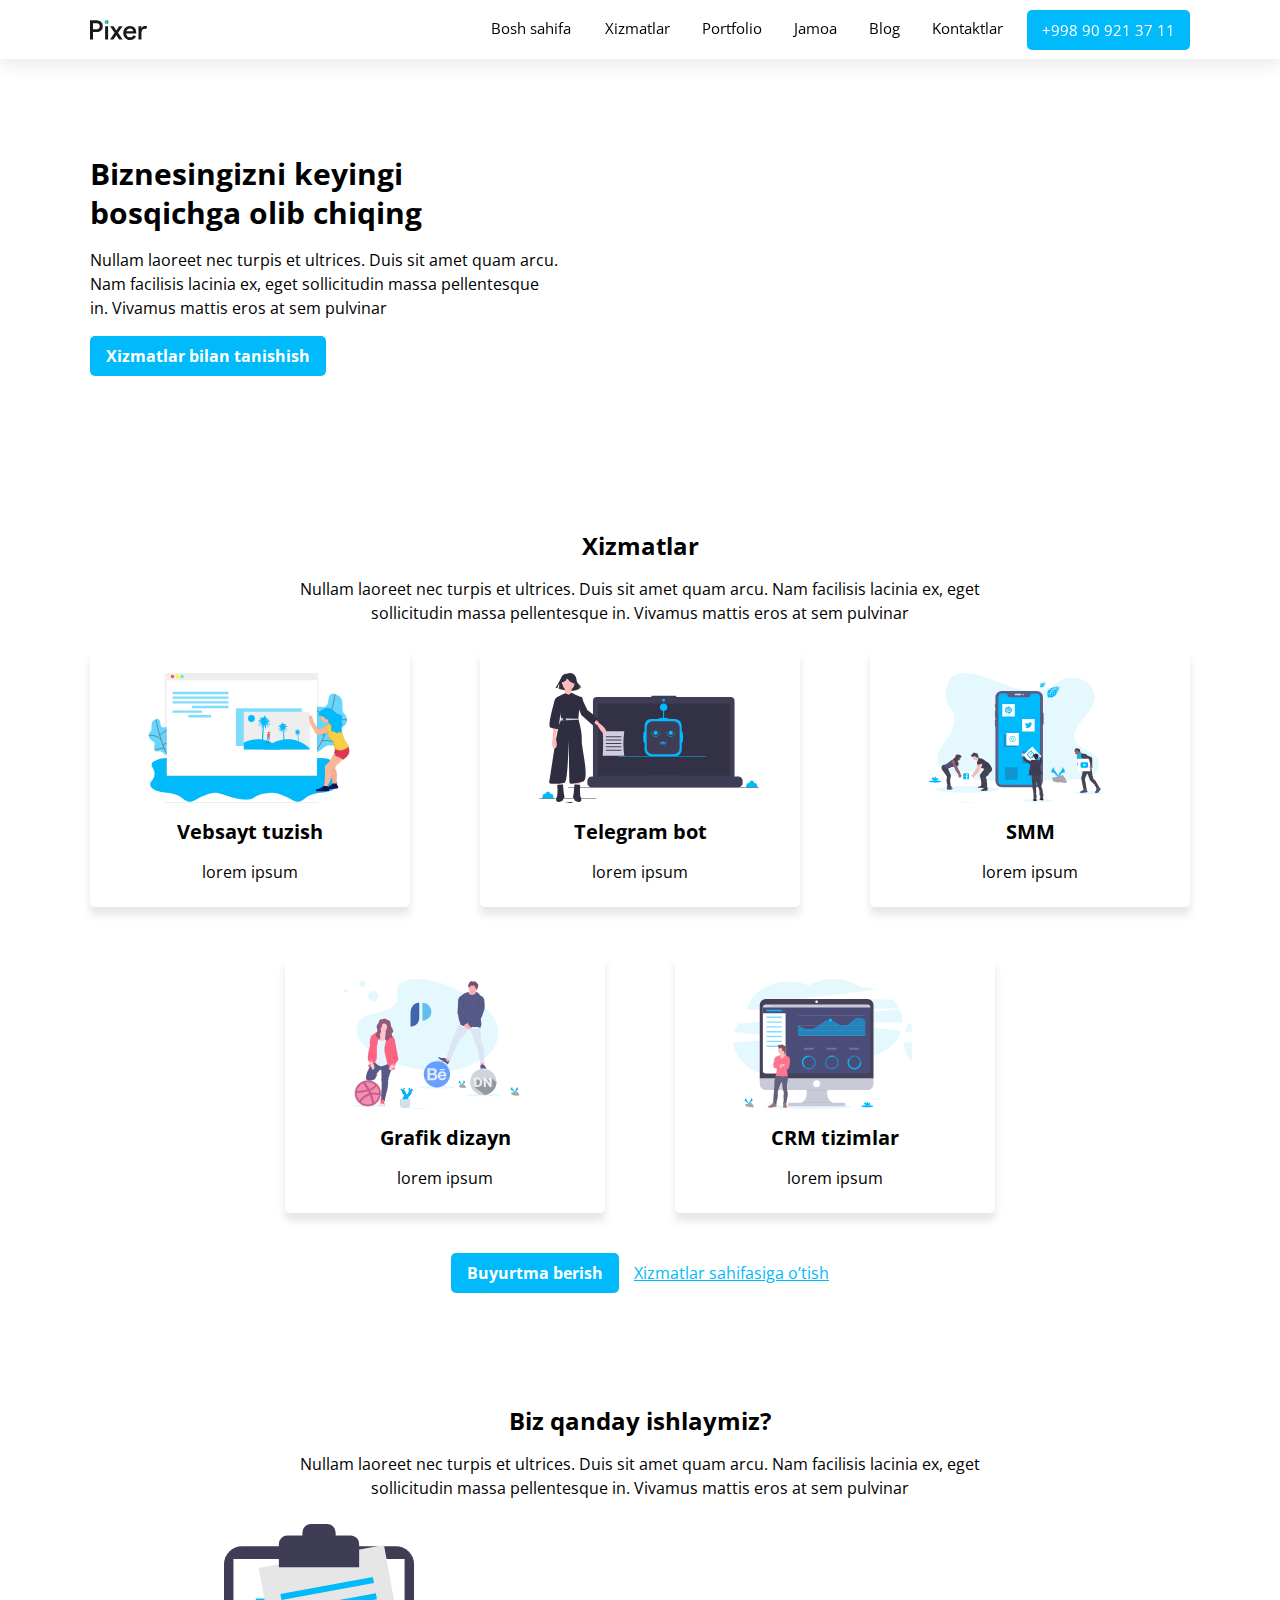
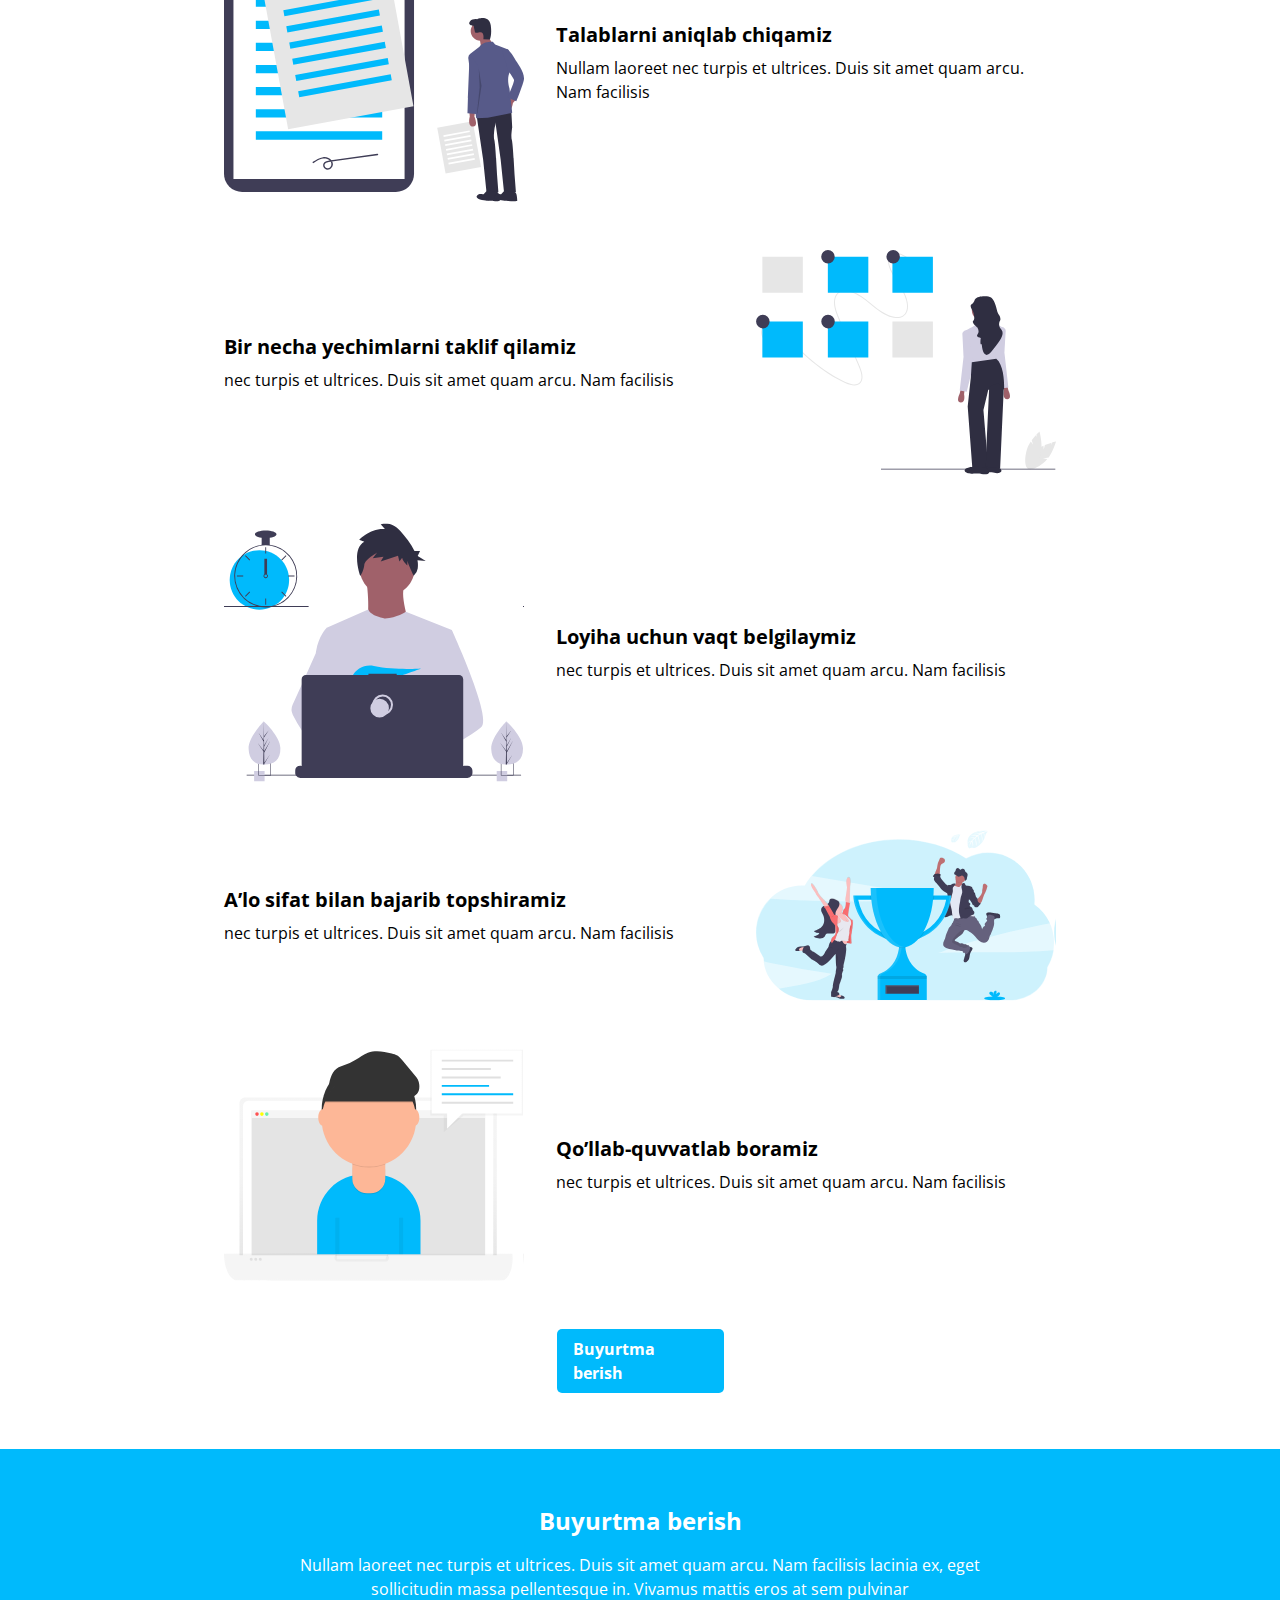
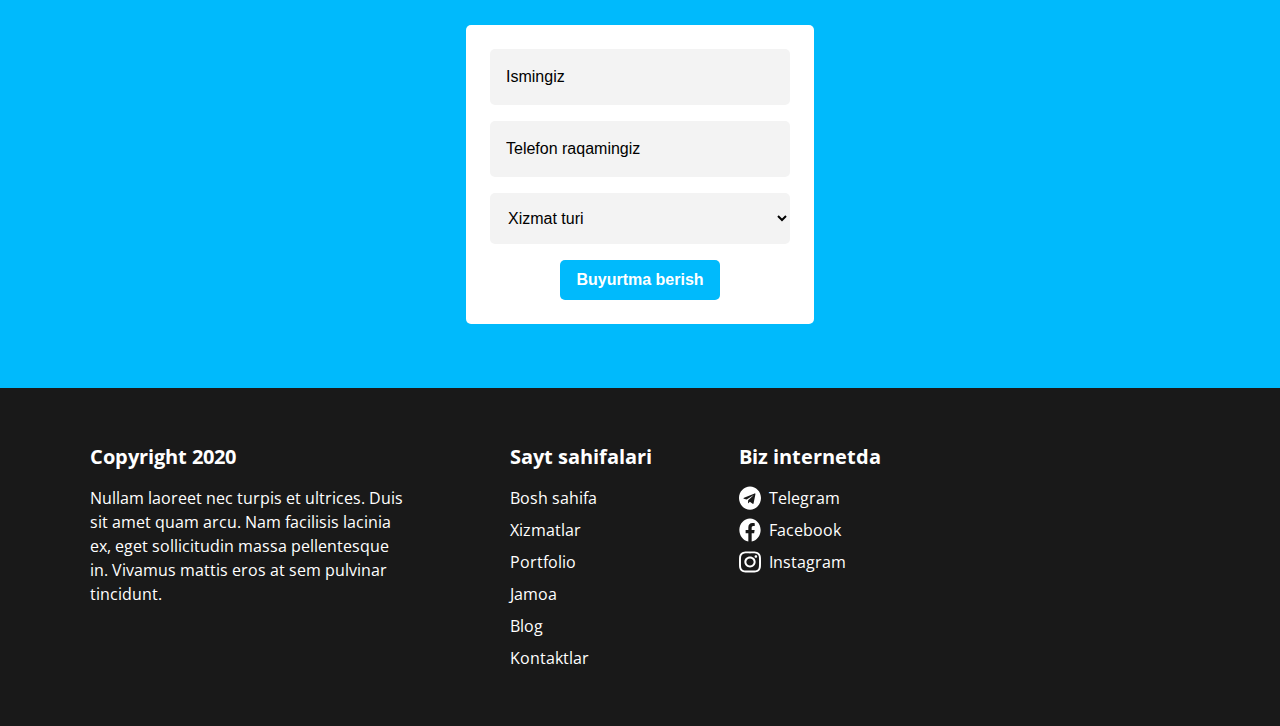
<file: index.html>
<!DOCTYPE html>
<html lang="uz">

<head>
    <meta charset="UTF-8">
    <meta http-equiv="X-UA-Compatible" content="IE=edge">
    <meta name="viewport" content="width=device-width, initial-scale=1.0">
    <title>Pixer</title>

    <!-- <link rel="stylesheet" href="css/main.min.css"> -->
    <link rel="stylesheet" href="css/main.css">
</head>

<body>

    <!-- site header begin -->
    <header class="site-header">
        <div class="container">
            <div class="header-box">
                <a class="site-logo-link" href="./index.html">
                    <img class="site-logo" src="images/pixer-logo.svg" width="58" height="20" alt="pixer site's logo">
                </a>

                <nav class="site-navigation">
                    <ul class="nav-list">
                        <li class="nav-item">
                            <a class="nav-link" href="./index.html">
                                Bosh sahifa
                            </a>
                        </li>

                        <li class="nav-item">
                            <a class="nav-link" href="./services.html">
                                Xizmatlar
                            </a>
                        </li>

                        <li class="nav-item">
                            <a class="nav-link" href="./portfolio.html">
                                Portfolio
                            </a>
                        </li>

                        <li class="nav-item">
                            <a class="nav-link" href="./team.html">
                                Jamoa
                            </a>
                        </li>

                        <li class="nav-item">
                            <a class="nav-link" href="./blog.html">
                                Blog
                            </a>
                        </li>

                        <li class="nav-item">
                            <a class="nav-link" href="./contacts.html">
                                Kontaktlar
                            </a>
                        </li>
                    </ul>
                </nav>

                <div class="nav-tel-link-box">
                    <a class="nav-tel-link" href="tel:+998909213711">
                        +998 90 921 37 11
                    </a>
                </div>
            </div>
        </div>
    </header>
    <!-- site header end -->

    <!-- site main begin -->
    <main>

        <!-- hero section begin -->
        <section class="hero">
            <div class="container">
                <div class="hero-box">
                    <div class="hero-info-box">
                        <h1 class="main-heading hero-title">
                            Biznesingizni keyingi bosqichga olib chiqing
                        </h1>

                        <p class="main-text hero-text">
                            Nullam laoreet nec turpis et ultrices. Duis sit amet quam arcu. Nam facilisis lacinia ex,
                            eget sollicitudin massa pellentesque in. Vivamus mattis eros at sem pulvinar
                        </p>

                        <div class="main-link-box">
                            <a class="main-link hero-link" href="#services">
                                Xizmatlar bilan tanishish
                            </a>
                        </div>
                    </div>

                    <iframe class="hero-iframe" width="458" height="258" src="https://www.youtube.com/embed/6_pru8U2RmM"
                        title="YouTube video player"
                        allow="accelerometer; autoplay; clipboard-write; encrypted-media; gyroscope; picture-in-picture"
                        allowfullscreen></iframe>
                </div>
            </div>
        </section>
        <!-- hero section end -->

        <!-- services section begin -->
        <section class="services" id="services">
            <div class="container">
                <div class="services-box">
                    <div class="services-info-box">
                        <h2 class="main-heading services-title">
                            Xizmatlar
                        </h2>

                        <p class="main-text services-text">
                            Nullam laoreet nec turpis et ultrices. Duis sit amet quam arcu. Nam facilisis lacinia ex,
                            eget sollicitudin massa pellentesque in. Vivamus mattis eros at sem pulvinar
                        </p>
                    </div>

                    <ul class="services-list">
                        <li class="services-item">
                            <a class="services-item-link" href="./website.html">
                                <h3 class="main-heading services-heading">
                                    Vebsayt tuzish
                                </h3>

                                <p class="services-desc">
                                    lorem ipsum
                                </p>
                            </a>
                        </li>

                        <li class="services-item">
                            <a class="services-item-link" href="./bot.html">
                                <h3 class="main-heading services-heading">
                                    Telegram bot
                                </h3>

                                <p class="services-desc">
                                    lorem ipsum
                                </p>
                            </a>
                        </li>

                        <li class="services-item">
                            <a class="services-item-link" href="./smm.html">
                                <h3 class="main-heading services-heading">
                                    SMM
                                </h3>

                                <p class="services-desc">
                                    lorem ipsum
                                </p>
                            </a>
                        </li>

                        <li class="services-item">
                            <a class="services-item-link" href="./design.html">
                                <h3 class="main-heading services-heading">
                                    Grafik dizayn
                                </h3>

                                <p class="services-desc">
                                    lorem ipsum
                                </p>
                            </a>
                        </li>

                        <li class="services-item">
                            <a class="services-item-link" href="./crm.html">
                                <h3 class="main-heading services-heading">
                                    CRM tizimlar
                                </h3>

                                <p class="services-desc">
                                    lorem ipsum
                                </p>
                            </a>
                        </li>
                    </ul>

                    <div class="services-bottom-box">
                        <div class="main-link-box">
                            <a class="main-link hero-link" href="#">
                                Buyurtma berish
                            </a>
                        </div>

                        <a class="services-link" href="#order-section">
                            Xizmatlar sahifasiga o’tish
                        </a>
                    </div>
                </div>
            </div>
        </section>
        <!-- services section end -->

        <!-- work section begin -->
        <section class="work">
            <div class="container">
                <div class="services-info-box">
                    <h2 class="main-heading services-title">
                        Biz qanday ishlaymiz?
                    </h2>

                    <p class="main-text services-text">
                        Nullam laoreet nec turpis et ultrices. Duis sit amet quam arcu. Nam facilisis lacinia ex, eget
                        sollicitudin massa pellentesque in. Vivamus mattis eros at sem pulvinar
                    </p>
                </div>

                <ol class="work-list">
                    <li class="work-item">
                        <div class="work-item-box">
                            <h3 class="main-heading work-item-title">
                                Talablarni aniqlab chiqamiz
                            </h3>

                            <p class="main-text work-item-text">
                                Nullam laoreet nec turpis et ultrices. Duis sit amet quam arcu. Nam facilisis
                            </p>
                        </div>
                    </li>

                    <li class="work-item">
                        <div class="work-item-box">
                            <h3 class="main-heading work-item-title">
                                Bir necha yechimlarni taklif qilamiz
                            </h3>

                            <p class="main-text work-item-text">
                                nec turpis et ultrices. Duis sit amet quam arcu. Nam facilisis
                            </p>
                        </div>
                    </li>

                    <li class="work-item">
                        <div class="work-item-box">
                            <h3 class="main-heading work-item-title">
                                Loyiha uchun vaqt belgilaymiz
                            </h3>

                            <p class="main-text work-item-text">
                                nec turpis et ultrices. Duis sit amet quam arcu. Nam facilisis
                            </p>
                        </div>
                    </li>

                    <li class="work-item">
                        <div class="work-item-box">
                            <h3 class="main-heading work-item-title">
                                A’lo sifat bilan bajarib topshiramiz
                            </h3>

                            <p class="main-text work-item-text">
                                nec turpis et ultrices. Duis sit amet quam arcu. Nam facilisis
                            </p>
                        </div>
                    </li>

                    <li class="work-item">
                        <div class="work-item-box">
                            <h3 class="main-heading work-item-title">
                                Qo’llab-quvvatlab boramiz
                            </h3>

                            <p class="main-text work-item-text">
                                nec turpis et ultrices. Duis sit amet quam arcu. Nam facilisis
                            </p>
                        </div>
                    </li>
                </ol>

                <div class="work-link-box">
                    <a class="main-link hero-link" href="#order-section">
                        Buyurtma berish
                    </a>
                </div>
            </div>
        </section>
        <!-- work section end -->

        <!-- order section begin -->
        <section class="order" id="order-section">
            <div class="container">
                <div class="order-box">
                    <div class="services-info-box">
                        <h2 class="main-heading services-title order-title">
                            Buyurtma berish
                        </h2>

                        <p class="main-text services-text order-text">
                            Nullam laoreet nec turpis et ultrices. Duis sit amet quam arcu. Nam facilisis lacinia ex,
                            eget sollicitudin massa pellentesque in. Vivamus mattis eros at sem pulvinar
                        </p>
                    </div>

                    <form class="order-form" action="https://echo.htmlacademy.ru/courses" method="post"
                        autocomplete="off">
                        <input class="order-input" type="text" name="user_name" aria-label="enter your name"
                            minlength="2" maxlength="100" placeholder="Ismingiz" required>

                        <input class="order-input" type="tel" name="user_phone-number"
                            aria-label="enter your phone number" placeholder="Telefon raqamingiz" required>

                        <select class="order-input order-select" name="service_type">
                            <option selected disabled>Xizmat turi</option>
                            <option value="websitecreation">Vebsayt tuzish</option>
                            <option value="bot">Telegram bot</option>
                            <option value="smm">SMM</option>
                            <option value="design">Grafik dizayn</option>
                            <option value="crm">CRM tizimlar</option>
                        </select>

                        <button class="main-link order-btn" type="submit">
                            Buyurtma berish
                        </button>
                    </form>
                </div>
            </div>
        </section>
        <!-- order section end -->
    </main>
    <!-- site main end -->

    <!-- site footer begin -->
    <footer class="site-footer">
        <div class="container">
            <div class="footer-box">
                <div class="footer-info-box">
                    <strong class="footer-strong">
                        Copyright 2020
                    </strong>

                    <p class="main-text footer-text">
                        Nullam laoreet nec turpis et ultrices. Duis sit amet quam arcu. Nam facilisis lacinia ex, eget
                        sollicitudin massa pellentesque in. Vivamus mattis eros at sem pulvinar tincidunt.
                    </p>
                </div>

                <div class="footer-list-box">
                    <strong class="footer-strong">
                        Sayt sahifalari
                    </strong>

                    <ul class="footer-list">
                        <li class="footer-item">
                            <a class="main-text footer-link" href="./index.html">
                                Bosh sahifa
                            </a>
                        </li>

                        <li class="footer-item">
                            <a class="main-text footer-link" href="./services.html">
                                Xizmatlar
                            </a>
                        </li>

                        <li class="footer-item">
                            <a class="main-text footer-link" href="./portfolio.html">
                                Portfolio
                            </a>
                        </li>

                        <li class="footer-item">
                            <a class="main-text footer-link" href="./team.html">
                                Jamoa
                            </a>
                        </li>

                        <li class="footer-item">
                            <a class="main-text footer-link" href="./blog.html">
                                Blog
                            </a>
                        </li>

                        <li class="footer-item">
                            <a class="main-text footer-link" href="./contacts.html">
                                Kontaktlar
                            </a>
                        </li>
                    </ul>
                </div>

                <div class="footer-social-box">
                    <strong class="footer-strong">
                        Biz internetda
                    </strong>
                    <ul class="footer-list">
                        <li class="footer-item">
                            <a class="main-text footer-link social-link" href="#" target="blank">
                                Telegram
                            </a>
                        </li>

                        <li class="footer-item">
                            <a class="main-text footer-link social-link facebook" href="#" target="blank">
                                Facebook
                            </a>
                        </li>

                        <li class="footer-item instagram-item">
                            <a class="main-text footer-link social-link instagram" href="#" target="blank">
                                Instagram
                            </a>
                        </li>
                    </ul>
                </div>
            </div>
        </div>
    </footer>
    <!-- site footer end -->

</body>

</html>
</file>
<file: css/main.css>
:root{
    --main-text-color: #000000;
    --text-white-color: #FFFFFF;
    --main-link-bgcolor: #00BAFC;
    --second-font-weight: 700;
    --main-font-size: 16px;
    --heading-font-size: 20px;
    --footer-bg-color: #191919;
}

@font-face {
    font-family: "Open Sans";
    font-style: normal;
    font-weight: 400;
    src: url("../fonts/open-sans-v29-latin-regular.woff2") format("woff2"), 
         url("../fonts/open-sans-v29-latin-regular.woff") format("woff"); 
}
  @font-face {
    font-family: "Open Sans";
    font-style: normal;
    font-weight: 700;
    src: url("../fonts/open-sans-v29-latin-700.woff2") format("woff2"),
         url("../fonts/open-sans-v29-latin-700.woff") format("woff"); 
}

*{
    box-sizing: border-box;
    scroll-behavior: smooth;
}

body{
    margin: 0;
    font-family: "Open Sans", "Arial", sans-serif;
    font-weight: 400;
    font-size: var(--main-font-size);
}

ul {
    margin: 0;
    padding-left: 0;
    list-style: none;
}

a {
    display: inline-block;
    text-decoration: none;
}

p {
    margin: 0;
}

.container{
    max-width: 1140px;
    margin: 0 auto;
    padding: 0 20px;
}

/* site header begin */
.site-header{
    position: fixed;
    width: 100%;
    background-color: #FFFFFF;
    box-shadow: 0px 4px 20px rgba(0, 0, 0, 0.1);
}

.header-box{
    display: flex;
    align-items: center;
}

.site-logo-link:hover{
    opacity: 0.8;
}

.site-logo-link:active{
    opacity: 0.4;
}

.site-logo{
    width: 58px;
    height: 20px;
    display: block;
}

.site-navigation{
    margin-left: auto;
}

.nav-list{
    display: flex;
}

.nav-item:nth-child(6){
    margin-right: 8px;
}

.nav-item:nth-child(1){
    width: 114px;
}

.nav-link{
    padding: 16px;
    font-size: 15px;
    line-height: 24px;
    color: #000000;
    border-bottom: 3px solid transparent;
}

.nav-link:hover{
    border-bottom: 3px solid #191919;
}

.nav-link:active{
    color: #fff;
    background-color: #191919b3;
    border-color: transparent;
}

.main-link{
    padding: 8px 16px;
    font-weight: var(--second-font-weight);
    font-size: var(--main-font-size);
    line-height: 24px;
    color: #FFFFFF;
    background-color: var(--main-link-bgcolor);
    border-radius: 5px;
}

.main-link:hover{
    color: var(--text-white-color);
    background: #00bafccc;
}

.main-link:active{
    background: #00bafc99;;
}

.nav-tel-link{
    padding: 5px 12px;
    font-size: 15px;
    line-height: 24px;
    color: var(--text-white-color);
    background-color: var(--main-link-bgcolor);
    border: 3px solid transparent;
    border-radius: 5px;
}

.nav-tel-link:hover{
    color: var(--main-link-bgcolor);
    background-color: #fff;
    border: 3px solid var(--main-link-bgcolor);
}

.nav-tel-link:active{
    color: var(--text-white-color);
    background-color: #00bafc99;
    border-color: transparent;
}
/* site header end */



/* site main begin */  

/* hero section begin */
.hero{
    padding: 80px 0;
    padding-top: 136px;
}

.hero-box{
    display: flex;
    justify-content: space-between;
    align-items: center;
}

.hero-info-box{
    width: 470px;
}

/* titles' main styles */
.main-heading{
    margin: 0;
    font-weight: var(--second-font-weight);
    line-height: 130%;
    color: var(--main-text-color);
}
/* titles' main styles */

.hero-title{
    font-size: 30px;
    margin-bottom: 16px;
}

/* texts' main styles */
.main-text{
    margin: 0;
    font-size: var(--main-font-size);
    line-height: 24px;
    color: var(--main-text-color);
}
/* texts' main styles */

.hero-text{
    margin-bottom: 16px;
}

.hero-iframe{
    border: none;
    border-radius: 5px;
}
/* hero section end */


/* services section begin */  
.services{
    padding: 56px 0;
}

.services-info-box{
    width: 719px;
    margin: 0 auto;
    text-align: center;
}

.services-title{
    margin-bottom: 16px;
    font-size: 24px;
    text-align: center;
}

.services-text{
    margin-bottom: 24px;
    text-align: center;
}

.services-list{
    display: flex;
    flex-wrap: wrap;
    justify-content: center;
}

.services-item{
    width: 320px;
    margin-bottom: 48px;
    padding: 24px 58px;
    box-shadow: 0px 8px 8px #0000001a;
    border-radius: 5px;
    text-align: center;
}

.services-item::before{
    width: 203px;
    height: 130px;
    display: block;
    margin-bottom: 16px;
    content: "";
    background-image: url("../images/website-illustration.svg");
    background-size: contain;
}

.services-item:nth-child(1){
    margin-right: 70px;    
}

.services-item:nth-child(2){
    margin-right: 70px;
}

.services-item:nth-child(2):before{
    width: 222px;
    background-image: url("../images/bot-illustration.svg");
}

.services-item:nth-child(3):before{
    width: 177px;
    background-image: url("../images/smm-illustration.svg");
}

.services-item:nth-child(4){
    margin-right: 70px;
    margin-bottom: 40px;
}

.services-item:nth-child(4):before{
    width: 179px;
    background-image: url("../images/design-illustration.svg");
}

.services-item:nth-child(5){
    margin-bottom: 40px;
}

.services-item:nth-child(5):before{
    width: 179px;
    background-image: url("../images/crm-illustration.svg");
}

.services-item:hover{
    box-shadow: 0px 12px 21px rgba(0, 0, 0, 0.1);
}

.services-item:active{
    box-shadow: 0px 4px 4px rgba(0, 0, 0, 0.2);
}

.services-heading{
    margin-bottom: 16px;
    font-size: 20px;
}

.services-desc{
    color: var(--main-text-color);
}

.services-bottom-box{
    width: 378px;
    display: flex;
    justify-content: space-between;
    align-items: center;
    margin: 0 auto;
}

.services-link{
    font-size: 16px;
    line-height: 24px;
    text-decoration-line: underline;
    color: var(--main-link-bgcolor);
}
/* services section end */    


/* work section begin */  
.work{
    padding: 56px 0;
}

.work-list{
    margin: 0;
    padding-left: 0;
    list-style: none;
}

.work-item{
    width: 832px;
    display: flex;
    justify-content: space-between;
    align-items: center;
    margin: 0 auto;
    margin-bottom: 48px;
}

.work-item::before{
    width: 300px;
    height: 278px;
    content: "";
    background-image: url("../images/demand-illlustration.svg");
    background-size: contain;
}

.work-item:nth-child(even){
    flex-direction: row-reverse;
}

.work-item:nth-child(2)::before{
    height: 225px;
    background-image: url("../images/solution-illlustration.svg");
}

.work-item:nth-child(3)::before{
    height: 259px;
    background-image: url("../images/time-illustration.svg");
}

.work-item:nth-child(4)::before{
    height: 171px;
    background-image: url("../images/quality-illustration.svg");
}

.work-item:nth-child(5)::before{
    height: 232px;
    background-image: url("../images/support-illustration.svg");
}

.work-item-box{
    width: 500px;
    text-align: left;
}

.work-item-title{
    margin-bottom: 8px;
    font-size: 20px;
}

.work-link-box{
    width: 167px;
    margin: 0 auto;
}
/* work section end */  

/* order section begin */ 
.order{
    padding-top: 56px;
    padding-bottom: 64px;
    background-color: var(--main-link-bgcolor);
}

.order-title{
    color: var(--text-white-color);
}

.order-text{
    line-height: 150%;
    color: var(--text-white-color);
}

.order-form{
    width: 348px;
    margin: 0 auto;
    padding: 24px;
    background-color: var(--text-white-color);
    border-radius: 5px;
    text-align: center;
}

.order-input{
    width: 300px;
    margin-bottom: 16px;
    padding: 16px 0px 16px 16px;
    font-size: 16px;
    line-height: 150%;
    color: var(--main-text-color);
    background-color: #F3F3F3;
    border: none;
    border-radius: 5px;
}

.order-input::placeholder{
    font-size: 16px;
    line-height: 150%;
    color: var(--main-text-color);
}

.order-select{
    padding-left: 14px;
}

.order-btn{
    border: none;
}
/* order section end */ 

/* site main end */  


/* site footer begin */

.site-footer{
    padding: 56px 0;
    background-color: #191919;
}

.footer-box{
    display: flex;
}

.footer-info-box{
    width: 320px;
    margin-right: 100px;
}

.footer-strong{
    display: inline-block;
    margin-bottom: 16px;
    font-size: 20px;
    line-height: 130%;
    color: var(--text-white-color);
}

.footer-text{
    line-height: 150%;
    color: var(--text-white-color);
}

.footer-list-box{
    margin-right: 87px;
}

.footer-item{
    margin-bottom: 8px;
}

.footer-item:nth-child(6){
    margin-bottom: 0;
}

.instagram-item{
    margin-bottom: 0;
}

.footer-link{
    color: var(--text-white-color);
}

.footer-link:hover{
    color: var(--main-link-bgcolor);
}

.footer-link:active{
    opacity: 0.6;
}

.social-link{
    display: flex;
}

.social-link::before{
    width: 22px;
    height: 24px;
    margin-right: 8px;
    content: "";
    background-image: url("../images/telegram.svg");
}

.facebook::before{
    background-image: url("../images/facebook.svg");
}

.instagram::before{
    background-image: url("../images/instagram.svg");
}
/* site footer end */
</file>
<file: css/main.min.css>
/*! normalize.css v8.0.1 | MIT License | github.com/necolas/normalize.css */html{line-height:1.15;-webkit-text-size-adjust:100%}body{margin:0}main{display:block}h1{font-size:2em;margin:.67em 0}hr{box-sizing:content-box;height:0;overflow:visible}pre{font-family:monospace,monospace;font-size:1em}a{background-color:transparent}abbr[title]{border-bottom:none;text-decoration:underline;text-decoration:underline dotted}b,strong{font-weight:bolder}code,kbd,samp{font-family:monospace,monospace;font-size:1em}small{font-size:80%}sub,sup{font-size:75%;line-height:0;position:relative;vertical-align:baseline}sub{bottom:-.25em}sup{top:-.5em}img{border-style:none}button,input,optgroup,select,textarea{font-family:inherit;font-size:100%;line-height:1.15;margin:0}button,input{overflow:visible}button,select{text-transform:none}[type=button],[type=reset],[type=submit],button{-webkit-appearance:button}[type=button]::-moz-focus-inner,[type=reset]::-moz-focus-inner,[type=submit]::-moz-focus-inner,button::-moz-focus-inner{border-style:none;padding:0}[type=button]:-moz-focusring,[type=reset]:-moz-focusring,[type=submit]:-moz-focusring,button:-moz-focusring{outline:1px dotted ButtonText}fieldset{padding:.35em .75em .625em}legend{box-sizing:border-box;color:inherit;display:table;max-width:100%;padding:0;white-space:normal}progress{vertical-align:baseline}textarea{overflow:auto}[type=checkbox],[type=radio]{box-sizing:border-box;padding:0}[type=number]::-webkit-inner-spin-button,[type=number]::-webkit-outer-spin-button{height:auto}[type=search]{-webkit-appearance:textfield;outline-offset:-2px}[type=search]::-webkit-search-decoration{-webkit-appearance:none}::-webkit-file-upload-button{-webkit-appearance:button;font:inherit}details{display:block}summary{display:list-item}template{display:none}[hidden]{display:none}
:root{--main-text-color:#000000;--text-white-color:#FFFFFF;--main-link-bgcolor:#00BAFC;--second-font-weight:700;--main-font-size:16px;--heading-font-size:20px;--footer-bg-color:#191919}@font-face{font-family:"Open Sans";font-style:normal;font-weight:400;src:url("../fonts/open-sans-v29-latin-regular.woff2") format("woff2"),url("../fonts/open-sans-v29-latin-regular.woff") format("woff")}@font-face{font-family:"Open Sans";font-style:normal;font-weight:700;src:url("../fonts/open-sans-v29-latin-700.woff2") format("woff2"),url("../fonts/open-sans-v29-latin-700.woff") format("woff")}*{-webkit-box-sizing:border-box;box-sizing:border-box}body{margin:0;font-family:"Open Sans",Arial,sans-serif;font-weight:400;font-size:var(--main-font-size)}ul{margin:0;padding-left:0;list-style:none}a{display:inline-block;text-decoration:none}p{margin:0}.container{max-width:1140px;margin:0 auto;padding:0 20px}.site-header{-webkit-box-shadow:0 4px 20px rgba(0,0,0,.1);box-shadow:0 4px 20px rgba(0,0,0,.1)}.header-box{display:-webkit-box;display:-ms-flexbox;display:flex;-webkit-box-align:center;-ms-flex-align:center;align-items:center}.site-logo-link:hover{opacity:.8}.site-logo-link:active{opacity:.4}.site-logo{width:58px;height:20px;display:block}.site-navigation{margin-left:auto}.nav-list{display:-webkit-box;display:-ms-flexbox;display:flex}.nav-item:nth-child(6){margin-right:8px}.nav-item:nth-child(1){width:114px}.nav-link{padding:16px;font-size:15px;line-height:24px;color:#000;border-bottom:3px solid transparent}.nav-link:hover{border-bottom:3px solid #191919}.nav-link:active{color:#fff;background-color:#191919b3;border-color:transparent}.main-link{padding:8px 16px;font-weight:var(--second-font-weight);font-size:var(--main-font-size);line-height:24px;color:#fff;background-color:var(--main-link-bgcolor);border-radius:5px}.main-link:hover{color:var(--text-white-color);background:#00bafccc}.main-link:active{background:#00bafc99}.nav-tel-link{padding:5px 12px;font-size:15px;line-height:24px;color:var(--text-white-color);background-color:var(--main-link-bgcolor);border:3px solid transparent;border-radius:5px}.nav-tel-link:hover{color:var(--main-link-bgcolor);background-color:#fff;border:3px solid var(--main-link-bgcolor)}.nav-tel-link:active{color:var(--text-white-color);background-color:#00bafc99;border-color:transparent}.hero{padding:80px 0}.hero-box{display:-webkit-box;display:-ms-flexbox;display:flex;-webkit-box-pack:justify;-ms-flex-pack:justify;justify-content:space-between;-webkit-box-align:center;-ms-flex-align:center;align-items:center}.hero-info-box{width:470px}.main-heading{margin:0;font-weight:var(--second-font-weight);line-height:130%;color:var(--main-text-color)}.hero-title{font-size:30px;margin-bottom:16px}.main-text{margin:0;font-size:var(--main-font-size);line-height:24px;color:var(--main-text-color)}.hero-text{margin-bottom:16px}.hero-iframe{border:none;border-radius:5px}.services{padding:56px 0}.services-info-box{width:719px;margin:0 auto;text-align:center}.services-title{margin-bottom:16px;font-size:24px;text-align:center}.services-text{margin-bottom:24px;text-align:center}.services-list{display:-webkit-box;display:-ms-flexbox;display:flex;-ms-flex-wrap:wrap;flex-wrap:wrap;-webkit-box-pack:center;-ms-flex-pack:center;justify-content:center}.services-item{width:320px;margin-bottom:48px;padding:24px 58px;-webkit-box-shadow:0 8px 8px #0000001a;box-shadow:0 8px 8px #0000001a;border-radius:5px;text-align:center}.services-item::before{width:203px;height:130px;display:block;margin-bottom:16px;content:"";background-image:url("../images/website-illustration.svg");background-size:contain}.services-item:nth-child(1){margin-right:70px}.services-item:nth-child(2){margin-right:70px}.services-item:nth-child(2):before{width:222px;background-image:url("../images/bot-illustration.svg")}.services-item:nth-child(3):before{width:177px;background-image:url("../images/smm-illustration.svg")}.services-item:nth-child(4){margin-right:70px;margin-bottom:40px}.services-item:nth-child(4):before{width:179px;background-image:url("../images/design-illustration.svg")}.services-item:nth-child(5){margin-bottom:40px}.services-item:nth-child(5):before{width:179px;background-image:url("../images/crm-illustration.svg")}.services-item:hover{-webkit-box-shadow:0 12px 21px rgba(0,0,0,.1);box-shadow:0 12px 21px rgba(0,0,0,.1)}.services-item:active{-webkit-box-shadow:0 4px 4px rgba(0,0,0,.2);box-shadow:0 4px 4px rgba(0,0,0,.2)}.services-heading{margin-bottom:16px;font-size:20px}.services-desc{color:var(--main-text-color)}.services-bottom-box{width:378px;display:-webkit-box;display:-ms-flexbox;display:flex;-webkit-box-pack:justify;-ms-flex-pack:justify;justify-content:space-between;-webkit-box-align:center;-ms-flex-align:center;align-items:center;margin:0 auto}.services-link{font-size:16px;line-height:24px;-webkit-text-decoration-line:underline;text-decoration-line:underline;color:var(--main-link-bgcolor)}.work{padding:56px 0}.work-list{margin:0;padding-left:0;list-style:none}.work-item{width:832px;display:-webkit-box;display:-ms-flexbox;display:flex;-webkit-box-pack:justify;-ms-flex-pack:justify;justify-content:space-between;-webkit-box-align:center;-ms-flex-align:center;align-items:center;margin:0 auto;margin-bottom:48px}.work-item::before{width:300px;height:278px;content:"";background-image:url("../images/demand-illlustration.svg");background-size:contain}.work-item:nth-child(even){-webkit-box-orient:horizontal;-webkit-box-direction:reverse;-ms-flex-direction:row-reverse;flex-direction:row-reverse}.work-item:nth-child(2)::before{height:225px;background-image:url("../images/solution-illlustration.svg")}.work-item:nth-child(3)::before{height:259px;background-image:url("../images/time-illustration.svg")}.work-item:nth-child(4)::before{height:171px;background-image:url("../images/quality-illustration.svg")}.work-item:nth-child(5)::before{height:232px;background-image:url("../images/support-illustration.svg")}.work-item-box{width:500px;text-align:left}.work-item-title{margin-bottom:8px;font-size:20px}.work-link-box{width:167px;margin:0 auto}.order{padding-top:56px;padding-bottom:64px;background-color:var(--main-link-bgcolor)}.order-title{color:var(--text-white-color)}.order-text{line-height:150%;color:var(--text-white-color)}.order-form{width:348px;margin:0 auto;padding:24px;background-color:var(--text-white-color);border-radius:5px;text-align:center}.order-input{width:300px;margin-bottom:16px;padding:16px 0 16px 16px;font-size:16px;line-height:150%;color:var(--main-text-color);background-color:#f3f3f3;border:none;border-radius:5px}.order-input::-webkit-input-placeholder{font-size:16px;line-height:150%;color:var(--main-text-color)}.order-input::-moz-placeholder{font-size:16px;line-height:150%;color:var(--main-text-color)}.order-input:-ms-input-placeholder{font-size:16px;line-height:150%;color:var(--main-text-color)}.order-input::-ms-input-placeholder{font-size:16px;line-height:150%;color:var(--main-text-color)}.order-input::placeholder{font-size:16px;line-height:150%;color:var(--main-text-color)}.order-select{padding-left:14px}.order-btn{border:none}.site-footer{padding:56px 0;background-color:#191919}.footer-box{display:-webkit-box;display:-ms-flexbox;display:flex}.footer-info-box{width:320px;margin-right:100px}.footer-strong{display:inline-block;margin-bottom:16px;font-size:20px;line-height:130%;color:var(--text-white-color)}.footer-text{line-height:150%;color:var(--text-white-color)}.footer-list-box{margin-right:87px}.footer-item{margin-bottom:8px}.footer-item:nth-child(6){margin-bottom:0}.instagram-item{margin-bottom:0}.footer-link{color:var(--text-white-color)}.footer-link:hover{color:var(--main-link-bgcolor)}.footer-link:active{opacity:.6}.social-link{display:-webkit-box;display:-ms-flexbox;display:flex}.social-link::before{width:22px;height:24px;margin-right:8px;content:"";background-image:url("../images/telegram.svg")}.facebook::before{background-image:url("../images/facebook.svg")}.instagram::before{background-image:url("../images/instagram.svg")}
</file>
